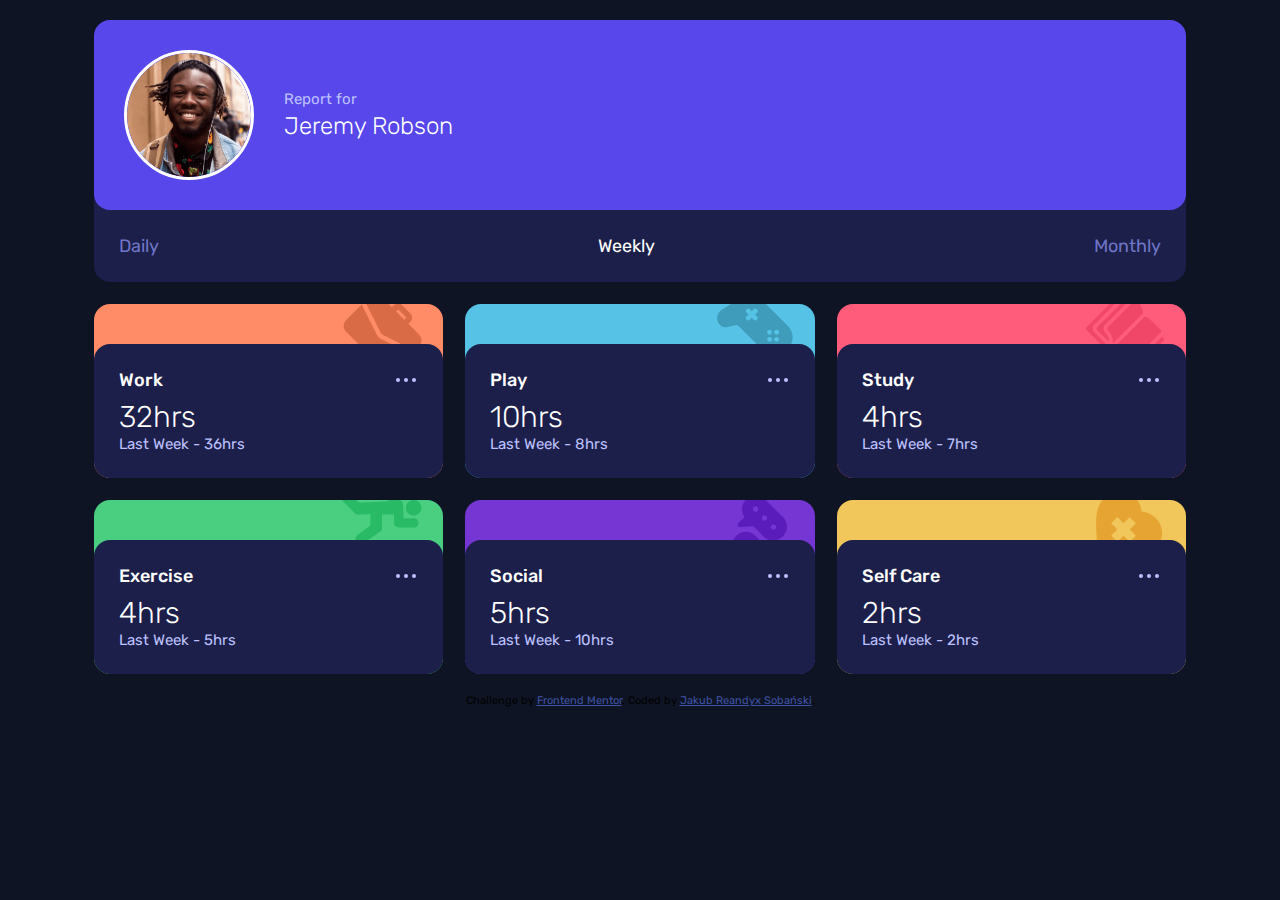
<file: index.html>
<!DOCTYPE html>
<html lang="en">
<head>
    <meta charset="UTF-8">
    <meta http-equiv="X-UA-Compatible" content="IE=edge">
    <meta name="viewport" content="width=device-width, initial-scale=1.0">
    <!-- Fonts -->
    <link rel="preconnect" href="https://fonts.googleapis.com">
    <link rel="preconnect" href="https://fonts.gstatic.com" crossorigin>
    <link href="https://fonts.googleapis.com/css2?family=Rubik:wght@300;400;500&display=swap" rel="stylesheet"> 
    <link rel="icon" href="./images/favicon-32x32.png" type="image/x-icon">
    <link rel="stylesheet" href="./styles/style.css">
    <title>Frontend Mentor | Time tracking dashboard</title>
</head>
<body>
    <div class="container">
        <!-- Menu card -->
        <div class="menu-card">
            <div class="card-report">
                <img src="./images/image-jeremy.png" alt="image jeremy">
                <div class="report">
                    <p>Report for</p>
                    <div class="name">Jeremy Robson</div>
                </div>
            </div>
            <div class="menu">
                <div class="menu-link">Daily</div>
                <div class="menu-link menu-active">Weekly</div>
                <div class="menu-link">Monthly</div>
            </div>
        </div>
    </div>
    <footer class="attribution">
        Challenge by <a href="https://www.frontendmentor.io?ref=challenge" target="_blank">Frontend Mentor</a>. 
        Coded by <a href="https://github.com/Reandyx" target="_blank">Jakub Reandyx Sobański</a>.
    </footer> 
    <script src="./js/app.js"></script>
</body>
</html>
</file>
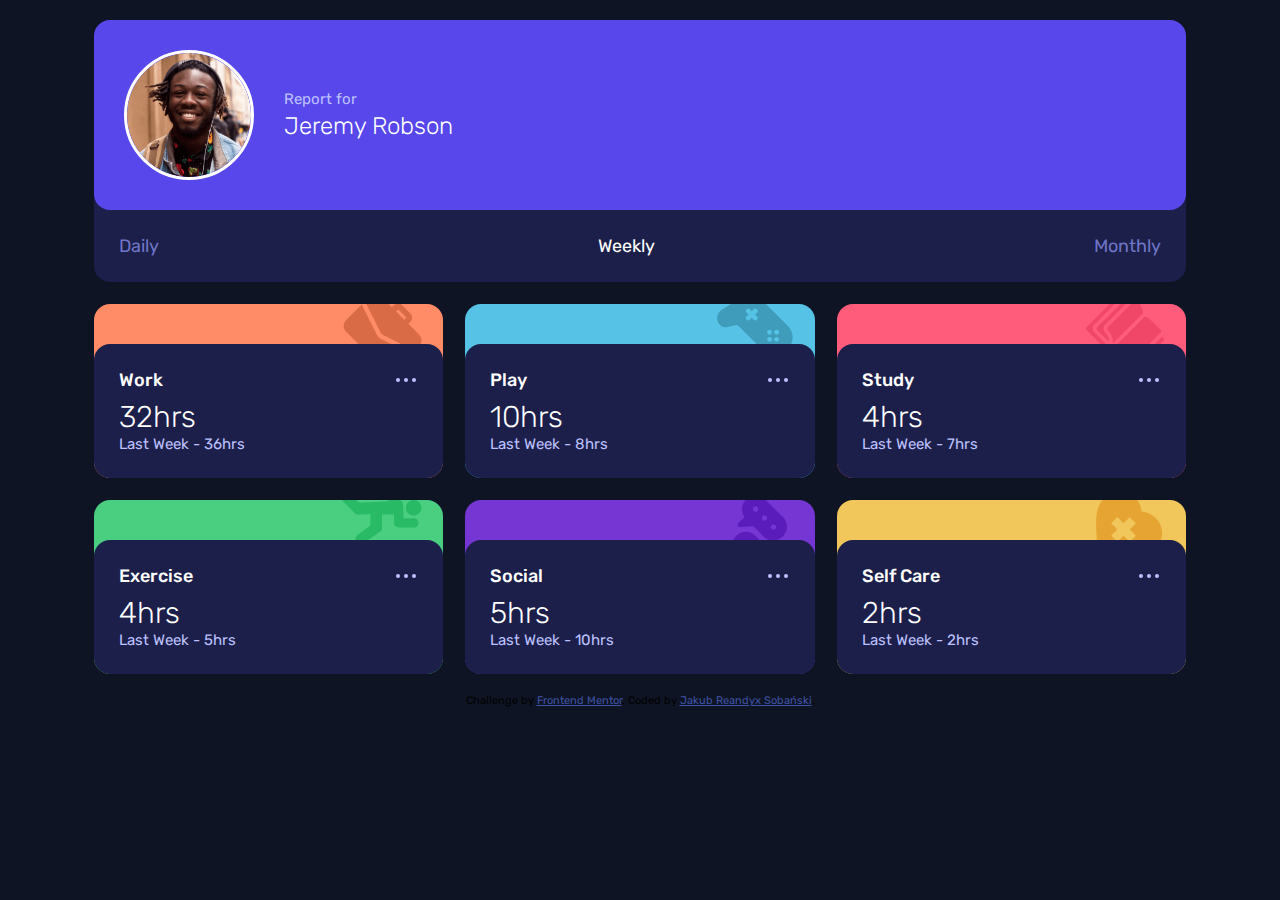
<file: index-second.html>
<!DOCTYPE html>
<html lang="en">
<head>
    <meta charset="UTF-8">
    <meta http-equiv="X-UA-Compatible" content="IE=edge">
    <meta name="viewport" content="width=device-width, initial-scale=1.0">

    <!-- Fonts -->
    <link rel="preconnect" href="https://fonts.googleapis.com">
    <link rel="preconnect" href="https://fonts.gstatic.com" crossorigin>
    <link href="https://fonts.googleapis.com/css2?family=Rubik:wght@300;400;500&display=swap" rel="stylesheet"> 

    <link rel="stylesheet" href="./styles/style.css">
    <title>Time Tracking Dashboard - Challenge - Frontendmentor.io</title>
</head>
<body>
    
    <div class="container">
        <!-- Menu card -->
        <div class="menu-card">

            <div class="card-report">
                <img src="./images/image-jeremy.png" alt="image jeremy">
                <div class="report">
                    <p>Report for</p>
                    <div class="name">Jeremy Robson</div>
                </div>
            </div>

            <div class="menu">
                <div class="menu-link">Daily</div>
                <div class="menu-link menu-active">Weekly</div>
                <div class="menu-link">Monthly</div>
            </div>
        </div>
    </div>
    <footer class="attribution">
        Challenge by <a href="https://www.frontendmentor.io?ref=challenge" target="_blank">Frontend Mentor</a>. 
        Coded by <a href="https://github.com/Reandyx">Jakub Reandyx Sobański</a>.
    </footer> 
    <script src="./js/app.js"></script>
</body>
</html>
</file>
<file: styles/style.css>
* {
  margin: 0;
  padding: 0;
  -webkit-box-sizing: border-box;
          box-sizing: border-box;
}

html {
  font-size: 62.5%;
}

body {
  font-family: 'Rubik', sans-serif;
  display: flex;
  flex-direction: column;
  align-items: flex-start;
}

body {
  background-color: #0f1424;
}

.container {
  width: 88%;
  margin: 2rem auto;
  display: -webkit-box;
  display: -ms-flexbox;
  display: flex;
  -webkit-box-orient: vertical;
  -webkit-box-direction: normal;
      -ms-flex-direction: column;
          flex-direction: column;
  -webkit-box-align: center;
      -ms-flex-align: center;
          align-items: center;
  -webkit-box-pack: center;
      -ms-flex-pack: center;
          justify-content: center;
  gap: 2.2rem;
}

.menu-card {
  background-color: #1c1f4a;
  border-radius: 1.6rem;
  width: 100%;
}

.menu-card .card-report {
  background-color: #5847eb;
  border-radius: 1.6rem;
  padding: 3rem;
  display: -webkit-box;
  display: -ms-flexbox;
  display: flex;
  -webkit-box-orient: horizontal;
  -webkit-box-direction: normal;
      -ms-flex-direction: row;
          flex-direction: row;
  -webkit-box-align: center;
      -ms-flex-align: center;
          align-items: center;
  -webkit-box-pack: start;
      -ms-flex-pack: start;
          justify-content: flex-start;
  gap: 1.8rem;
}

.menu-card .card-report img {
  width: 26%;
  max-width: 130px;
  border: 3px solid white;
  border-radius: 50%;
}

.menu-card .card-report .report {
  display: -webkit-box;
  display: -ms-flexbox;
  display: flex;
  -webkit-box-orient: vertical;
  -webkit-box-direction: normal;
      -ms-flex-direction: column;
          flex-direction: column;
  -webkit-box-align: start;
      -ms-flex-align: start;
          align-items: flex-start;
  -webkit-box-pack: center;
      -ms-flex-pack: center;
          justify-content: center;
  gap: 0.4rem;
}

.menu-card .card-report .report p {
  color: #bdc1ff;
  font-size: 1.5rem;
}

.menu-card .card-report .report .name {
  color: white;
  font-size: 2.4rem;
  font-weight: 300;
}

.menu-card .menu {
  display: -webkit-box;
  display: -ms-flexbox;
  display: flex;
  -webkit-box-orient: horizontal;
  -webkit-box-direction: normal;
      -ms-flex-direction: row;
          flex-direction: row;
  -webkit-box-align: center;
      -ms-flex-align: center;
          align-items: center;
  -webkit-box-pack: justify;
      -ms-flex-pack: justify;
          justify-content: space-between;
  padding: 2.5rem;
}

.menu-card .menu .menu-link {
  color: #6f76c8;
  font-size: 1.8rem;
  cursor: pointer;
}

.menu-card .menu .menu-link:hover {
  color: white;
}

.menu-card .menu .menu-active {
  color: white;
}

.regular-card {
  width: 100%;
  border-radius: 1.6rem;
  background-repeat: no-repeat;
  background-position: 92% -1rem;
}

.regular-card .property-card {
  position: relative;
  background-color: #1c1f4a;
  margin-top: 4rem;
  border-radius: 1.6rem;
  padding: 2.5rem;
  display: -webkit-box;
  display: -ms-flexbox;
  display: flex;
  -webkit-box-orient: vertical;
  -webkit-box-direction: normal;
      -ms-flex-direction: column;
          flex-direction: column;
  -webkit-box-align: center;
      -ms-flex-align: center;
          align-items: center;
  -webkit-box-pack: center;
      -ms-flex-pack: center;
          justify-content: center;
  gap: 0.8rem;
}

.regular-card .property-card:hover {
  background-color: #33387a;
}

.regular-card .property-card .row {
  display: -webkit-box;
  display: -ms-flexbox;
  display: flex;
  -webkit-box-align: center;
      -ms-flex-align: center;
          align-items: center;
  -webkit-box-pack: justify;
      -ms-flex-pack: justify;
          justify-content: space-between;
  width: 100%;
}

.regular-card .property-card .row .title {
  color: white;
  font-size: 1.8rem;
  font-weight: 500;
  z-index: 98;
}

.regular-card .property-card .row .points {
  display: -webkit-box;
  display: -ms-flexbox;
  display: flex;
  -webkit-box-align: center;
      -ms-flex-align: center;
          align-items: center;
  -webkit-box-pack: center;
      -ms-flex-pack: center;
          justify-content: center;
}

.regular-card .property-card .row .points:hover .point {
  background-color: white;
}

.regular-card .property-card .row .points:before {
  content: '';
  background-color: pink;
  position: absolute;
  left: 0;
  top: 0;
  right: 0;
  bottom: 0;
  border-radius: 1.6rem;
  display: none;
  z-index: 1;
}

.regular-card .property-card .row .points:hover::before {
  background-color: #1c1f4a;
  display: block;
}

.regular-card .property-card .row .points .point {
  background-color: #bdc1ff;
  width: 0.4rem;
  height: 0.4rem;
  border-radius: 50%;
  margin: 0.2rem;
  z-index: 99;
}

.regular-card .property-card .row-2 {
  display: -webkit-box;
  display: -ms-flexbox;
  display: flex;
  -webkit-box-align: center;
      -ms-flex-align: center;
          align-items: center;
  -webkit-box-pack: justify;
      -ms-flex-pack: justify;
          justify-content: space-between;
  width: 100%;
  z-index: 97;
}

.regular-card .property-card .row-2 .hours {
  color: white;
  font-size: 3rem;
  font-weight: 300;
}

.regular-card .property-card .row-2 .description {
  color: #bdc1ff;
  font-size: 1.5rem;
}

.work {
  background-color: #ff8c66;
  background-image: url(../images/icon-work.svg);
}

.play {
  background-color: #56c2e6;
  background-image: url(../images/icon-play.svg);
}

.study {
  background-color: #ff5c7c;
  background-image: url(../images/icon-study.svg);
}

.exercise {
  background-color: #4acf81;
  background-image: url(../images/icon-exercise.svg);
}

.social {
  background-color: #7536d3;
  background-image: url(../images/icon-social.svg);
}

.selfcare {
  background-color: #f1c65b;
  background-image: url(../images/icon-self-care.svg);
}

@media screen and (min-width: 570px) {
  .container {
    display: -ms-grid;
    display: grid;
    -ms-grid-columns: 48% 48%;
        grid-template-columns: 48% 48%;
  }
  .menu-card {
    -ms-grid-column: 1;
    -ms-grid-column-span: 2;
    grid-column: 1 / span 2;
  }
  .menu-card .card-report {
    gap: 3rem;
  }
  .regular-card .property-card .row-2 {
    -webkit-box-orient: vertical;
    -webkit-box-direction: normal;
        -ms-flex-direction: column;
            flex-direction: column;
    -webkit-box-align: start;
        -ms-flex-align: start;
            align-items: flex-start;
  }
  .regular-card .property-card .row-2 .hours {
    font-size: 3rem;
  }
}

@media screen and (min-width: 960px) {
  .container {
    display: -ms-grid;
    display: grid;
    -ms-grid-columns: 31% 31% 31%;
        grid-template-columns: 31% 31% 31%;
  }
  .menu-card {
    -ms-grid-column: 1;
    -ms-grid-column-span: 3;
    grid-column: 1 / span 3;
  }
}

@media screen and (min-width: 1440px) {
  body {
    display: -webkit-box;
    display: -ms-flexbox;
    display: flex;
    -webkit-box-align: center;
        -ms-flex-align: center;
            align-items: center;
    -webkit-box-pack: center;
        -ms-flex-pack: center;
            justify-content: center;
    height: 100vh;
  }
  .container {
    width: 77%;
    -ms-grid-columns: repeat(4, 23%);
        grid-template-columns: repeat(4, calc(25% - 3rem));
    gap: 3rem; /*3rem*/
  }
  .menu-card {
    -ms-grid-row: 1;
    -ms-grid-row-span: 2;
    grid-row: 1 / span 2;
    grid-column: unset;
    height: 100%;
  }
  .menu-card .card-report {
    -webkit-box-orient: vertical;
    -webkit-box-direction: normal;
        -ms-flex-direction: column;
            flex-direction: column;
    -webkit-box-align: start;
        -ms-flex-align: start;
            align-items: flex-start;
    height: 70%;
    padding: 3.5rem 3rem;
  }
  .menu-card .card-report img {
    width: 8.4rem;
  }
  .menu-card .card-report .report {
    margin-top: 1.0rem;
  }
  .menu-card .card-report .report .name {
    font-size: 4rem;
  }
  .menu-card .menu {
    height: 30%;
    -webkit-box-orient: vertical;
    -webkit-box-direction: normal;
        -ms-flex-direction: column;
            flex-direction: column;
    -webkit-box-align: start;
        -ms-flex-align: start;
            align-items: flex-start;
  }
  .regular-card .property-card {
    margin-top: 4.5rem;
    padding: 2.8rem;
  }
  .regular-card .property-card .row-2 .hours {
    font-size: 5.5rem;
    padding-top: 1.9rem;
  }
  .regular-card .property-card .row-2 .description {
    padding-top: 1.0rem;
  }
}

.attribution { 
    font-size: 11px; 
    margin-left: auto;
    margin-right: auto;
}

.attribution a {
    color: hsl(228, 45%, 44%); 
}
</file>
